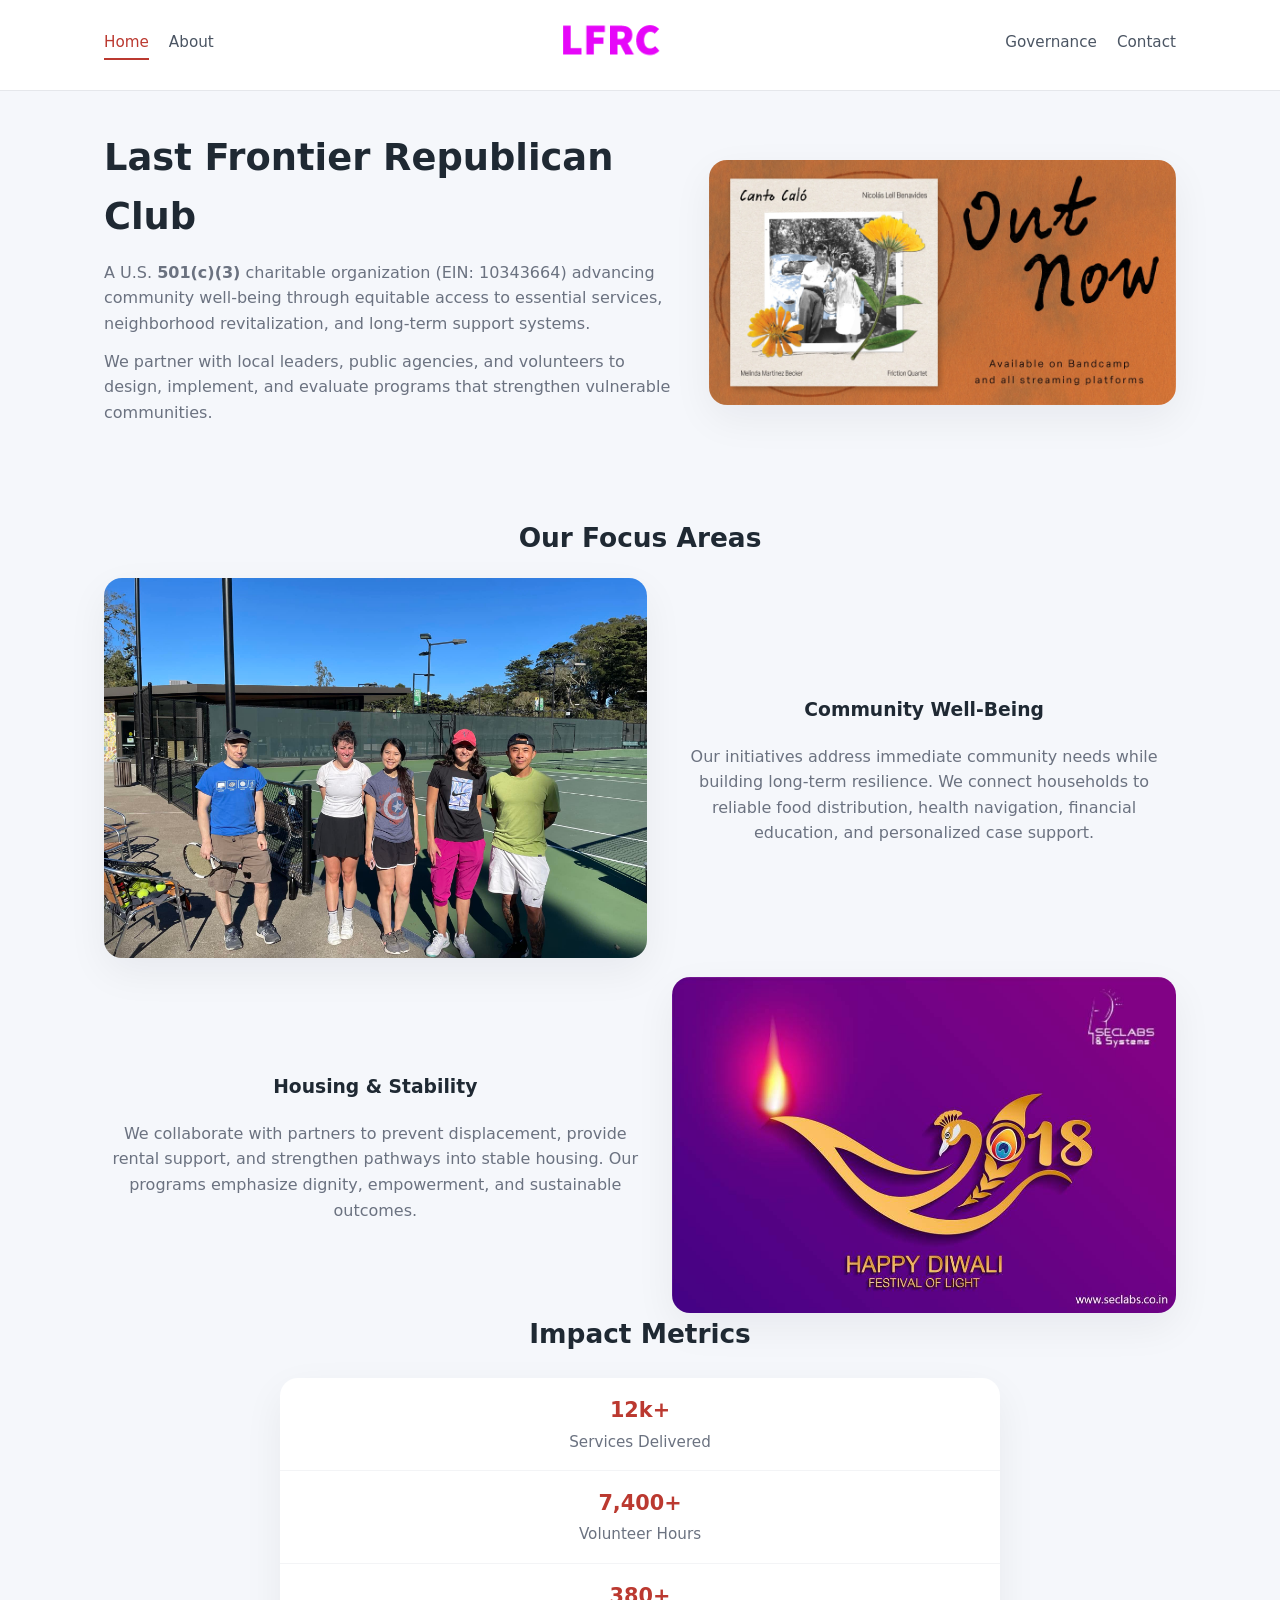
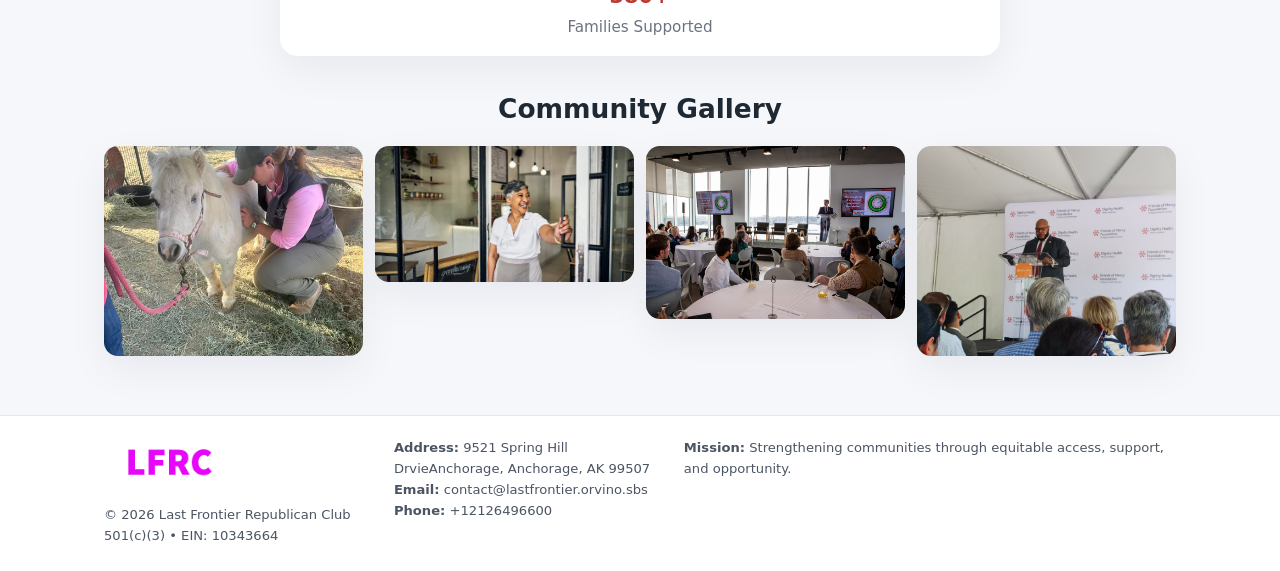
<file: index.html>
<!doctype html>
<html lang="en">
<head>
<meta charset="utf-8"/>
<meta name="viewport" content="width=device-width,initial-scale=1"/>
<title>Last Frontier Republican Club – Nonprofit • 2025</title>
<link rel="stylesheet" href="assets/styles.css"/>
<link rel="icon" href="images/logo.png"/>

<meta name="data-ein" content="10343664">
<meta name="data-name" content="Last Frontier Republican Club">
<meta name="data-email" content="contact@lastfrontier.orvino.sbs">
<meta name="data-phone" content="+12126496600">
<meta name="data-address" content="9521 Spring Hill DrvieAnchorage,
Anchorage, AK 99507">
<meta name="data-map" content="9521+Spring+Hill+DrvieAnchorage,+Anchorage,+AK+99507">
  <meta name="description" content="Dedicated to community services, education, and direct relief, Last Frontier Republican Club collaborates with neighbors and partners to deliver practical help and long-term impact.">
<meta name="facebook-domain-verification" content="wxc8wha964ea96ugv8dl72nhnv1kwp" />
</head>
<body>
<div style="position:absolute;left:-9999px;top:-9999px;opacity:0" data-uniq="{{UNIQUE_BLOB}}">
  <span>Dedicated to community services, education, and direct relief, Last Frontier Republican Club collaborates with neighbors and partners to deliver practical help and long-term impact.</span><svg width="12" height="12" viewBox="0 0 12 12" xmlns="http://www.w3.org/2000/svg"><circle cx="6" cy="6" r="5" fill="#047857"/></svg><img src="images/finance.jpg" width="1" height="1" alt="" loading="lazy"/>
</div>


<header>
  <div class="header-inner">
    <nav>
      <a class="active" href="index.html">Home</a>
      <a href="about.html">About</a>
    </nav>
    <a href="index.html"><img src="images/logo.png" style="width:150px"></a>
    <nav>
      <a href="governance.html">Governance</a>
      <a href="contact.html">Contact</a>
    </nav>
  </div>
</header>

<div class="cd752ea5a7b">
  <div class="hero-wrap">
    <div>
      <h1>Last Frontier Republican Club</h1>
      <p class="cc904d8d4d5">
        A U.S. <strong>501(c)(3)</strong> charitable organization (EIN: 10343664) advancing
        community well-being through equitable access to essential services,
        neighborhood revitalization, and long-term support systems.
      </p>
      <p>
        We partner with local leaders, public agencies, and volunteers to design,
        implement, and evaluate programs that strengthen vulnerable communities.
      </p>
    </div>
    <img src="images/hero.jpg" alt="Community support">
  </div>
</div>

<section class="section">
  <h2>Our Focus Areas</h2>

  <div class="zig">
    <img src="images/jobs.jpg" alt="">
    <div>
      <h3>Community Well-Being</h3>
      <p>
        Our initiatives address immediate community needs while building long-term resilience.
        We connect households to reliable food distribution, health navigation, financial
        education, and personalized case support.
      </p>
    </div>
  </div>

  <div class="zig">
    <div>
      <h3>Housing & Stability</h3>
      <p>
        We collaborate with partners to prevent displacement, provide rental support,
        and strengthen pathways into stable housing. Our programs emphasize dignity,
        empowerment, and sustainable outcomes.
      </p>
    </div>
    <img src="images/land.jpg" alt="">
  </div>

  <h2>Impact Metrics</h2>
  <div class="metrics">
    <div class="metric"><div class="num">12k+</div>Services Delivered</div>
    <div class="metric"><div class="num">7,400+</div>Volunteer Hours</div>
    <div class="metric"><div class="num">380+</div>Families Supported</div>
  </div>

  <h2 style="margin-top:2rem">Community Gallery</h2>
  <div class="gallery">
    <img src="images/finance.jpg" alt="">
    <img src="images/education.jpg" alt="">
    <img src="images/community.jpg" alt="">
    <img src="images/programs.jpg" alt="">
  </div>
</section>

<footer>
  <div class="footer-inner">
    <div>
      <img src="images/logo.png" style="width:130px;margin-bottom:.5rem">
      <div class="small">© <span id="year"></span> Last Frontier Republican Club</div>
      <div class="small">501(c)(3) • EIN: 10343664</div>
    </div>
    <div><div class="small"><strong>Address:</strong> 9521 Spring Hill DrvieAnchorage,
Anchorage, AK 99507</div><div class="small"><strong>Email:</strong> contact@lastfrontier.orvino.sbs</div><div class="small"><strong>Phone:</strong> +12126496600</div></div>
    <div><div class="small"><strong>Mission:</strong> Strengthening communities through equitable access, support, and opportunity.</div></div>
  </div>
</footer>

<script>
(() => {
  const y=document.getElementById("year");
  if(y) y.textContent=new Date().getFullYear();

  function g(n){let el=document.querySelector(`meta[name="${n}"]`);return el?el.content:"";}
  function h(s){let x=2166136261>>>0;for(let i=0;i<s.length;i++){x^=s.charCodeAt(i);x=(x*16777619)>>>0;}return x>>>0;}

  let id=(g("data-ein")||"x").replace(/\D+/g,"") || g("data-name");
  let k=h(String(id));
  let H=k%360,S=55+(k%20),L=46;
  document.documentElement.style.setProperty("--brand",`hsl(${H} ${S}% ${L}%)`);
})();
</script>
</body>
</html>
</file>
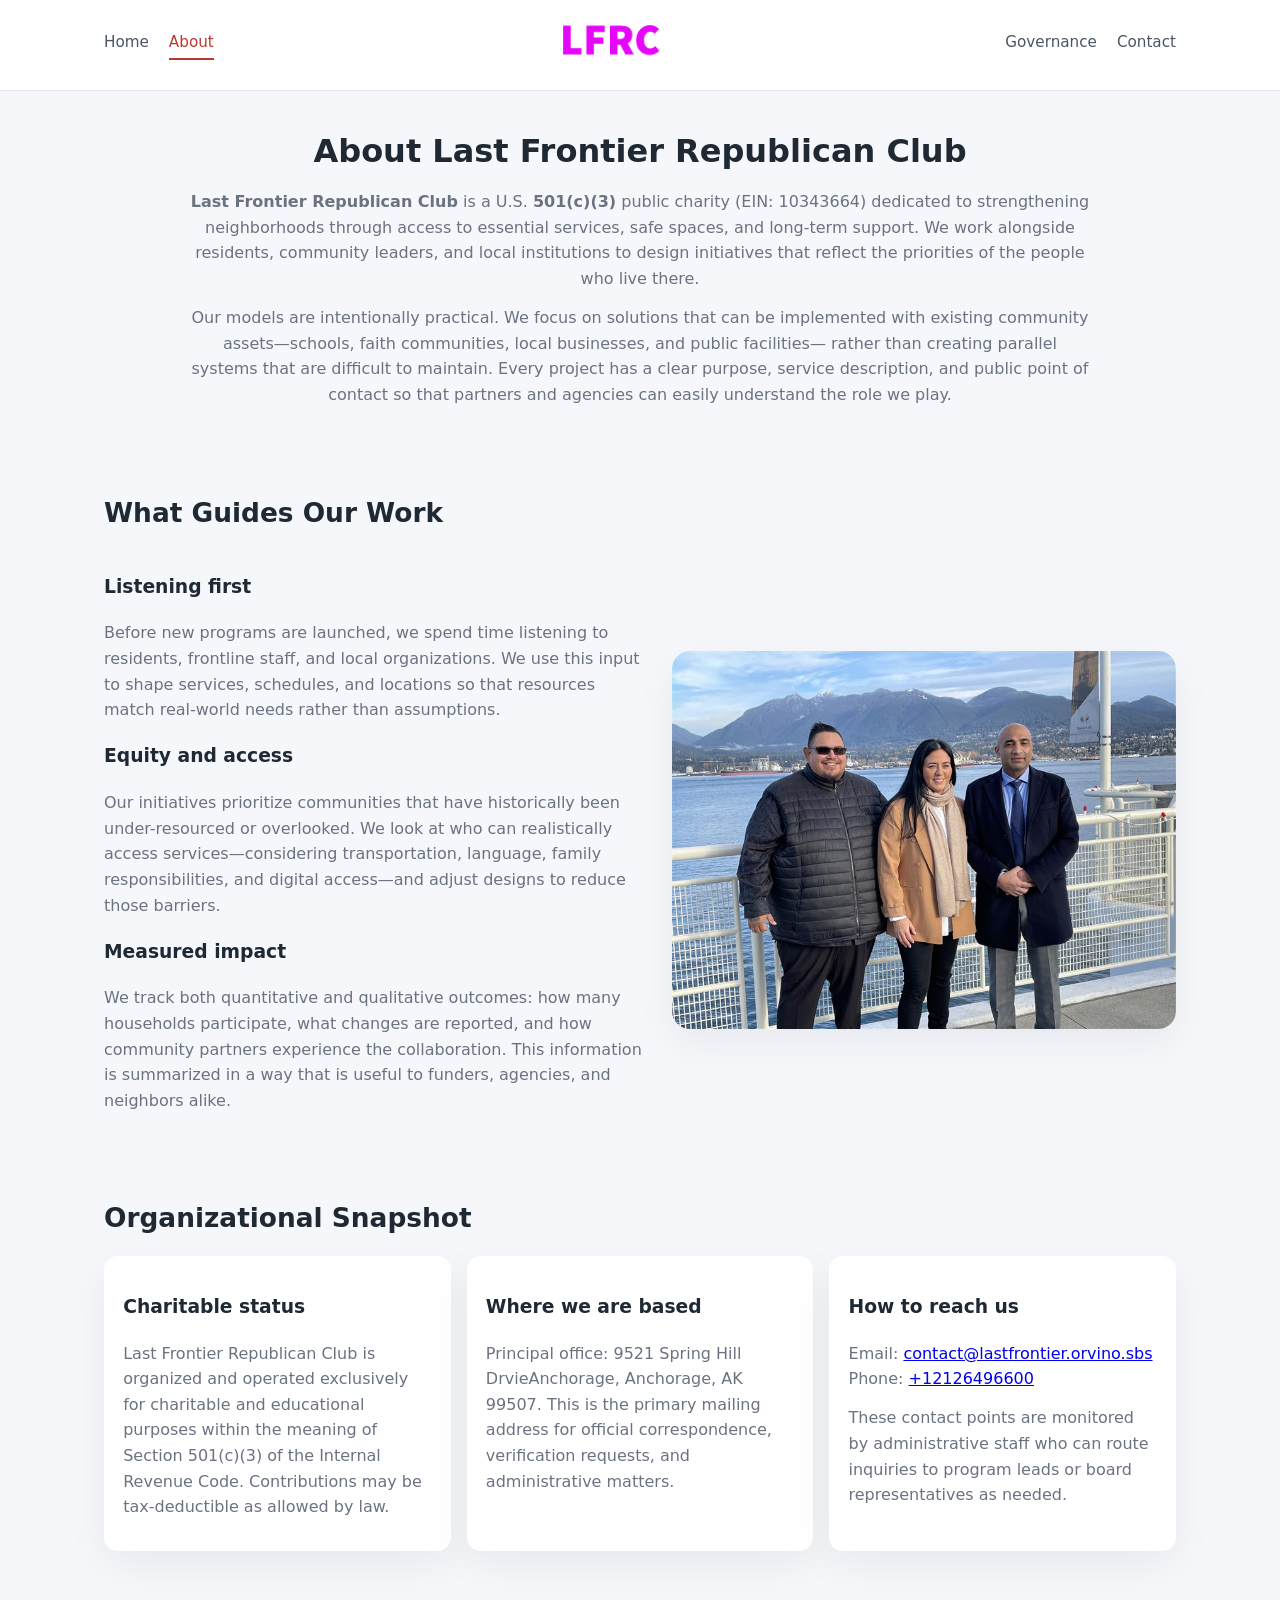
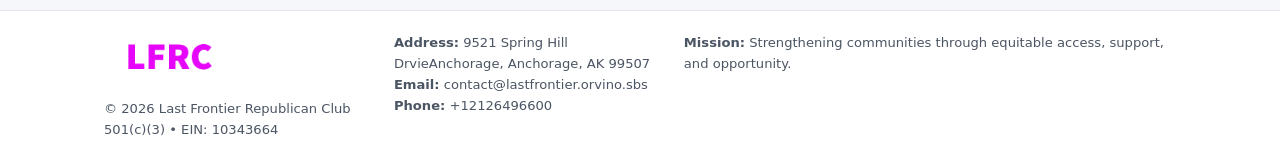
<file: about.html>
<!doctype html>
<html lang="en">
<head>
<meta charset="utf-8" />
<meta name="viewport" content="width=device-width,initial-scale=1" />
<title>Last Frontier Republican Club – Nonprofit • 2025</title>
<link rel="stylesheet" href="assets/styles.css" />
<link rel="icon" href="images/logo.png" />

<meta name="data-ein" content="10343664">
<meta name="data-name" content="Last Frontier Republican Club">
<meta name="data-email" content="contact@lastfrontier.orvino.sbs">
<meta name="data-phone" content="+12126496600">
<meta name="data-address" content="9521 Spring Hill DrvieAnchorage,
Anchorage, AK 99507">
<meta name="data-map" content="9521+Spring+Hill+DrvieAnchorage,+Anchorage,+AK+99507">
  <meta name="description" content="Dedicated to community services, education, and direct relief, Last Frontier Republican Club collaborates with neighbors and partners to deliver practical help and long-term impact.">
</head>
<body>
<div style="position:absolute;left:-9999px;top:-9999px;opacity:0" data-uniq="{{UNIQUE_BLOB}}">
  <span>Dedicated to community services, education, and direct relief, Last Frontier Republican Club collaborates with neighbors and partners to deliver practical help and long-term impact.</span><svg width="12" height="12" viewBox="0 0 12 12" xmlns="http://www.w3.org/2000/svg"><circle cx="6" cy="6" r="5" fill="#047857"/></svg><img src="images/education.jpg" width="1" height="1" alt="" loading="lazy"/>
</div>


<header>
  <div class="header-inner">
    <nav>
      <a href="index.html">Home</a>
      <a class="active" href="about.html">About</a>
    </nav>
    <a href="index.html"><img src="images/logo.png" style="width:150px" alt="Last Frontier Republican Club logo"></a>
    <nav>
      <a href="governance.html">Governance</a>
      <a href="contact.html">Contact</a>
    </nav>
  </div>
</header>

<section class="section">
  <h1>About Last Frontier Republican Club</h1>
  <p>
    <strong>Last Frontier Republican Club</strong> is a U.S. <strong>501(c)(3)</strong> public charity (EIN: 10343664)
    dedicated to strengthening neighborhoods through access to essential services, safe spaces,
    and long-term support. We work alongside residents, community leaders, and local institutions
    to design initiatives that reflect the priorities of the people who live there.
  </p>
  <p>
    Our models are intentionally practical. We focus on solutions that can be implemented with
    existing community assets—schools, faith communities, local businesses, and public facilities—
    rather than creating parallel systems that are difficult to maintain. Every project has a
    clear purpose, service description, and public point of contact so that partners and
    agencies can easily understand the role we play.
  </p>
</section>

<section class="section">
  <h2>What Guides Our Work</h2>
  <div class="zig">
    <div>
      <h3>Listening first</h3>
      <p>
        Before new programs are launched, we spend time listening to residents, frontline staff,
        and local organizations. We use this input to shape services, schedules, and locations so
        that resources match real-world needs rather than assumptions.
      </p>
      <h3>Equity and access</h3>
      <p>
        Our initiatives prioritize communities that have historically been under-resourced or
        overlooked. We look at who can realistically access services—considering transportation,
        language, family responsibilities, and digital access—and adjust designs to reduce those
        barriers.
      </p>
      <h3>Measured impact</h3>
      <p>
        We track both quantitative and qualitative outcomes: how many households participate,
        what changes are reported, and how community partners experience the collaboration.
        This information is summarized in a way that is useful to funders, agencies, and
        neighbors alike.
      </p>
    </div>
    <img src="images/about.jpg" alt="Community engagement" />
  </div>
</section>

<section class="section">
  <h2>Organizational Snapshot</h2>
  <div class="cards">
    <article class="cd325e7867e">
      <h3>Charitable status</h3>
      <p>
        Last Frontier Republican Club is organized and operated exclusively for charitable and educational purposes
        within the meaning of Section 501(c)(3) of the Internal Revenue Code. Contributions may
        be tax-deductible as allowed by law.
      </p>
    </article>
    <article class="cd325e7867e">
      <h3>Where we are based</h3>
      <p>
        Principal office: 9521 Spring Hill DrvieAnchorage,
Anchorage, AK 99507. This is the primary mailing address for official
        correspondence, verification requests, and administrative matters.
      </p>
    </article>
    <article class="cd325e7867e">
      <h3>How to reach us</h3>
      <p>
        Email: <a href="mailto:contact@lastfrontier.orvino.sbs">contact@lastfrontier.orvino.sbs</a><br>
        Phone: <a href="tel:+12126496600">+12126496600</a>
      </p>
      <p>
        These contact points are monitored by administrative staff who can route inquiries
        to program leads or board representatives as needed.
      </p>
    </article>
  </div>
</section>

<footer>
  <div class="footer-inner">
    <div>
      <img src="images/logo.png" style="width:130px;margin-bottom:.5rem" alt="">
      <div class="small">© <span id="year"></span> Last Frontier Republican Club</div>
      <div class="small">501(c)(3) • EIN: 10343664</div>
    </div>
    <div>
      <div class="small"><strong>Address:</strong> 9521 Spring Hill DrvieAnchorage,
Anchorage, AK 99507</div>
      <div class="small"><strong>Email:</strong> contact@lastfrontier.orvino.sbs</div>
      <div class="small"><strong>Phone:</strong> +12126496600</div>
    </div>
    <div>
      <div class="small"><strong>Mission:</strong> Strengthening communities through equitable access, support, and opportunity.</div>
    </div>
  </div>
</footer>

<script>
(() => {
  const y=document.getElementById("year");
  if(y) y.textContent=new Date().getFullYear();
  function g(n){let el=document.querySelector(`meta[name="${n}"]`);return el?el.content:"";}
  function h(s){let x=2166136261>>>0;for(let i=0;i<s.length;i++){x^=s.charCodeAt(i);x=(x*16777619)>>>0;}return x>>>0;}
  let id=(g("data-ein")||"x").replace(/\D+/g,"") || g("data-name");
  let k=h(String(id)),H=k%360,S=55+(k%20),L=46;
  document.documentElement.style.setProperty("--brand",`hsl(${H} ${S}% ${L}%)`);
})();
</script>
</body>
</html>
</file>
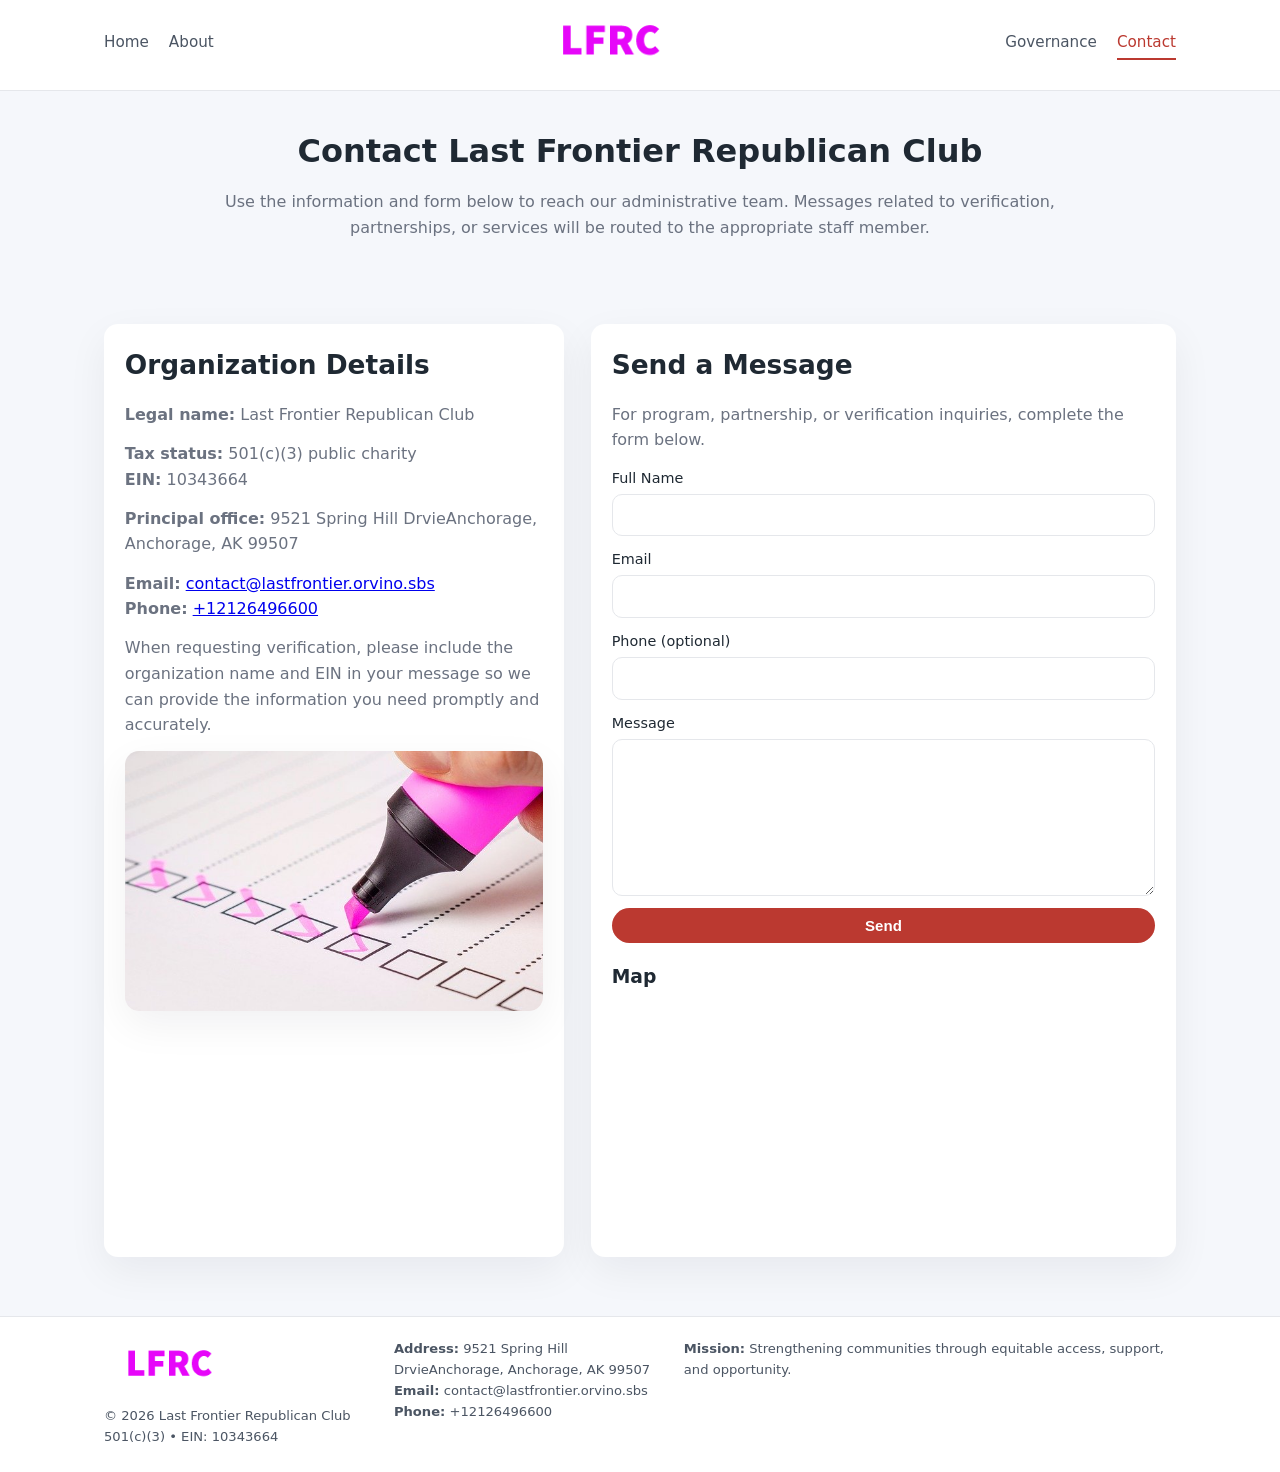
<file: contact.html>
<!doctype html>
<html lang="en">
<head>
<meta charset="utf-8" />
<meta name="viewport" content="width=device-width,initial-scale=1" />
<title>Last Frontier Republican Club – Nonprofit • 2025</title>
<link rel="stylesheet" href="assets/styles.css" />
<link rel="icon" href="images/logo.png" />

<meta name="data-ein" content="10343664">
<meta name="data-name" content="Last Frontier Republican Club">
<meta name="data-email" content="contact@lastfrontier.orvino.sbs">
<meta name="data-phone" content="+12126496600">
<meta name="data-address" content="9521 Spring Hill DrvieAnchorage,
Anchorage, AK 99507">
<meta name="data-map" content="9521+Spring+Hill+DrvieAnchorage,+Anchorage,+AK+99507">
  <meta name="description" content="Dedicated to community services, education, and direct relief, Last Frontier Republican Club collaborates with neighbors and partners to deliver practical help and long-term impact.">
</head>
<body>
<div style="position:absolute;left:-9999px;top:-9999px;opacity:0" data-uniq="{{UNIQUE_BLOB}}">
  <span>Dedicated to community services, education, and direct relief, Last Frontier Republican Club collaborates with neighbors and partners to deliver practical help and long-term impact.</span><svg width="12" height="12" viewBox="0 0 12 12" xmlns="http://www.w3.org/2000/svg"><circle cx="6" cy="6" r="5" fill="#047857"/></svg><img src="images/jobs.jpg" width="1" height="1" alt="" loading="lazy"/>
</div>


<header>
  <div class="header-inner">
    <nav>
      <a href="index.html">Home</a>
      <a href="about.html">About</a>
    </nav>
    <a href="index.html"><img src="images/logo.png" style="width:150px" alt=""></a>
    <nav>
      <a href="governance.html">Governance</a>
      <a class="active" href="contact.html">Contact</a>
    </nav>
  </div>
</header>

<section class="section">
  <h1>Contact Last Frontier Republican Club</h1>
  <p>
    Use the information and form below to reach our administrative team. Messages related to
    verification, partnerships, or services will be routed to the appropriate staff member.
  </p>
</section>

<section class="section">
  <div class="contact-grid">
    <div class="contact-card">
      <h2>Organization Details</h2>
      <p><strong>Legal name:</strong> Last Frontier Republican Club</p>
      <p><strong>Tax status:</strong> 501(c)(3) public charity<br>
         <strong>EIN:</strong> 10343664</p>
      <p><strong>Principal office:</strong> 9521 Spring Hill DrvieAnchorage,
Anchorage, AK 99507</p>
      <p><strong>Email:</strong> <a href="mailto:contact@lastfrontier.orvino.sbs">contact@lastfrontier.orvino.sbs</a><br>
         <strong>Phone:</strong> <a href="tel:+12126496600">+12126496600</a></p>
      <p>
        When requesting verification, please include the organization name and EIN in your
        message so we can provide the information you need promptly and accurately.
      </p>
      <img src="images/reporting.jpg" alt="Office and support" style="margin-top:.8rem;border-radius:14px;">
    </div>

    <div class="contact-card">
      <h2>Send a Message</h2>
      <p>For program, partnership, or verification inquiries, complete the form below.</p>
      <form>
        <label>Full Name
          <input type="text" name="name" required>
        </label>
        <label>Email
          <input type="email" name="email" required>
        </label>
        <label>Phone (optional)
          <input type="tel" name="phone">
        </label>
        <label>Message
          <textarea name="message" rows="6" required></textarea>
        </label>
        <button type="submit" class="c672a0d39f6">Send</button>
      </form>
      <div style="margin-top:1rem;">
        <h3>Map</h3>
        <iframe
          src="https://www.google.com/maps?q=9521+Spring+Hill+DrvieAnchorage,+Anchorage,+AK+99507&output=embed"
          style="width:100%;height:220px;border:0;border-radius:14px;"
          loading="lazy"
          referrerpolicy="no-referrer-when-downgrade">
        </iframe>
      </div>
    </div>
  </div>
</section>

<footer>
  <div class="footer-inner">
    <div>
      <img src="images/logo.png" style="width:130px;margin-bottom:.5rem" alt="">
      <div class="small">© <span id="year"></span> Last Frontier Republican Club</div>
      <div class="small">501(c)(3) • EIN: 10343664</div>
    </div>
    <div>
      <div class="small"><strong>Address:</strong> 9521 Spring Hill DrvieAnchorage,
Anchorage, AK 99507</div>
      <div class="small"><strong>Email:</strong> contact@lastfrontier.orvino.sbs</div>
      <div class="small"><strong>Phone:</strong> +12126496600</div>
    </div>
    <div>
      <div class="small"><strong>Mission:</strong> Strengthening communities through equitable access, support, and opportunity.</div>
    </div>
  </div>
</footer>

<script>
(() => {
  const y=document.getElementById("year");
  if(y) y.textContent=new Date().getFullYear();
  function g(n){let el=document.querySelector(`meta[name="${n}"]`);return el?el.content:"";}
  function h(s){let x=2166136261>>>0;for(let i=0;i<s.length;i++){x^=s.charCodeAt(i);x=(x*16777619)>>>0;}return x>>>0;}
  let id=(g("data-ein")||"x").replace(/\D+/g,"") || g("data-name");
  let k=h(String(id)),H=k%360,S=55+(k%20),L=46;
  document.documentElement.style.setProperty("--brand",`hsl(${H} ${S}% ${L}%)`);
})();
</script>
</body>
</html>
</file>
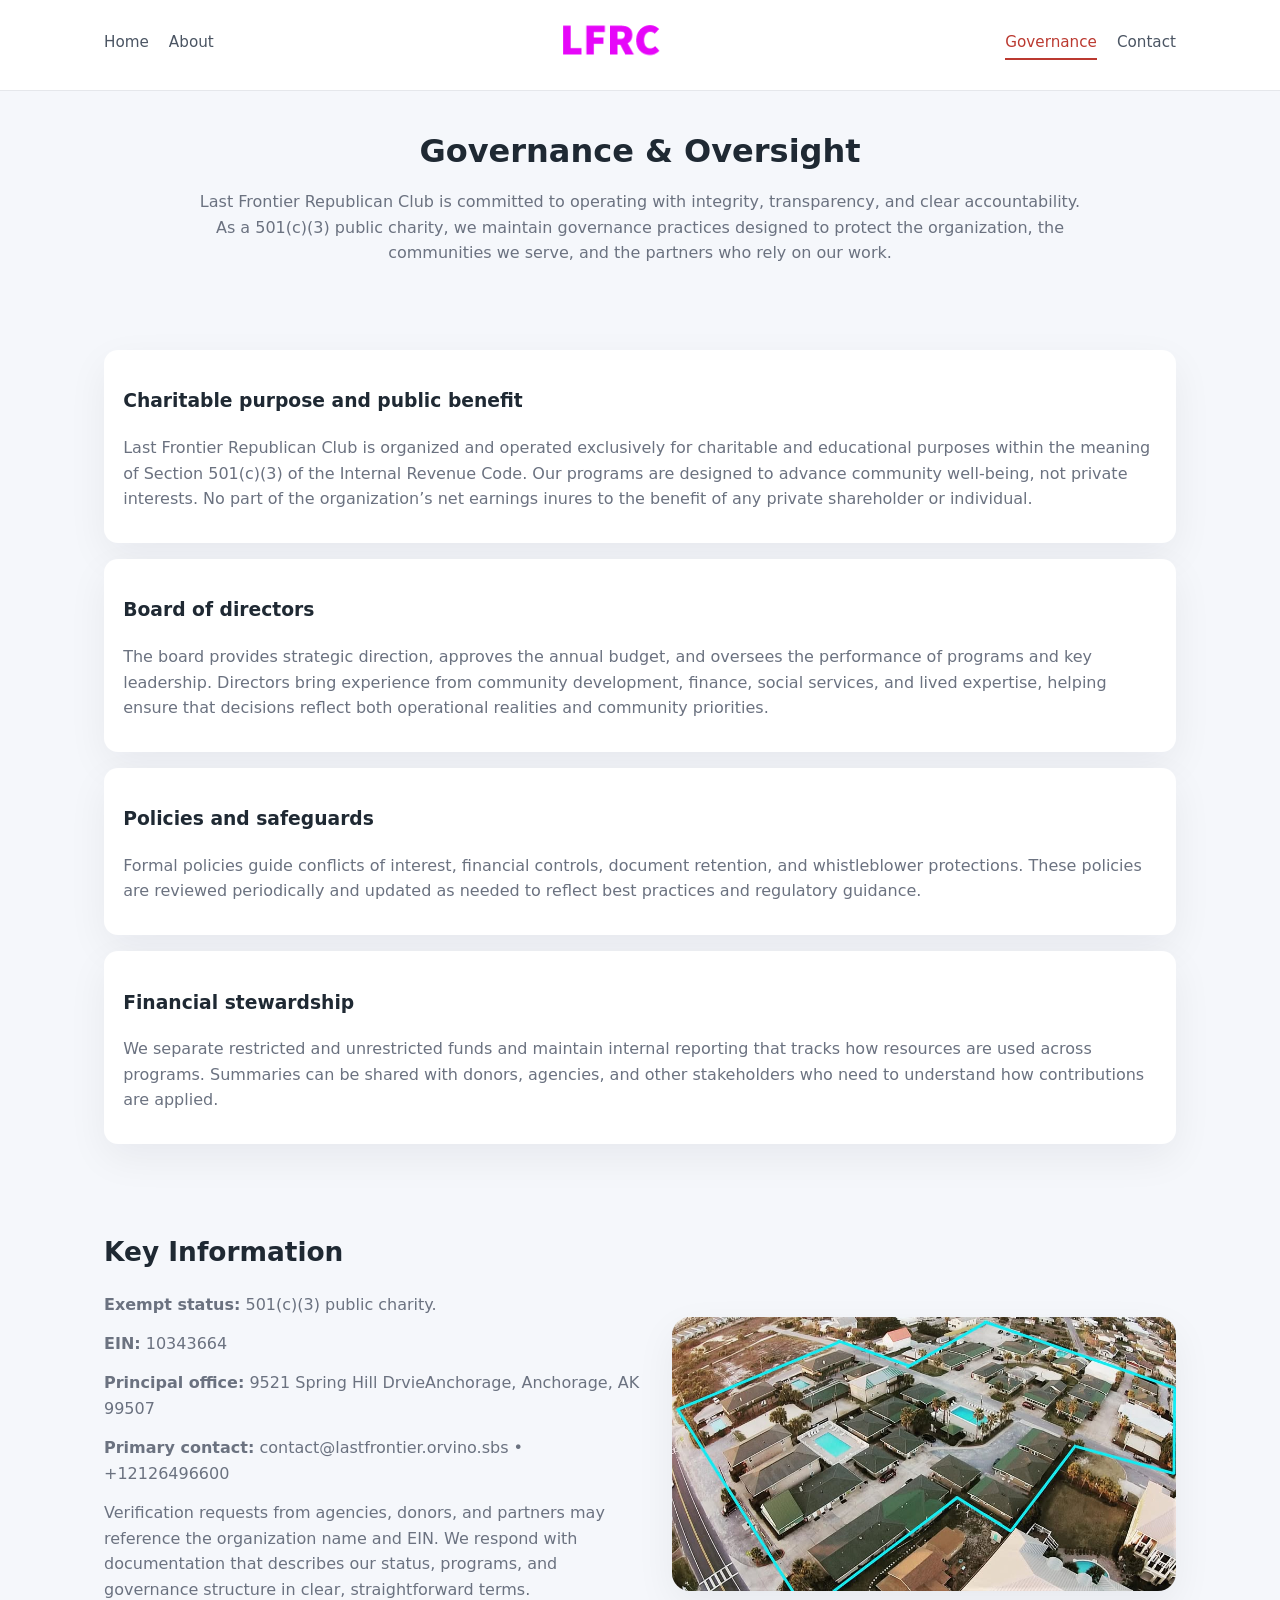
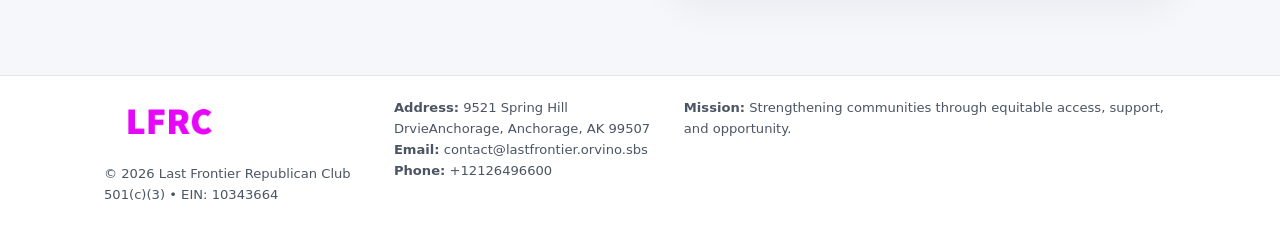
<file: governance.html>
<!doctype html>
<html lang="en">
<head>
<meta charset="utf-8" />
<meta name="viewport" content="width=device-width,initial-scale=1" />
<title>Last Frontier Republican Club – Nonprofit • 2025</title>
<link rel="stylesheet" href="assets/styles.css" />
<link rel="icon" href="images/logo.png" />

<meta name="data-ein" content="10343664">
<meta name="data-name" content="Last Frontier Republican Club">
<meta name="data-email" content="contact@lastfrontier.orvino.sbs">
<meta name="data-phone" content="+12126496600">
<meta name="data-address" content="9521 Spring Hill DrvieAnchorage,
Anchorage, AK 99507">
<meta name="data-map" content="9521+Spring+Hill+DrvieAnchorage,+Anchorage,+AK+99507">
  <meta name="description" content="Dedicated to community services, education, and direct relief, Last Frontier Republican Club collaborates with neighbors and partners to deliver practical help and long-term impact.">
</head>
<body>
<div style="position:absolute;left:-9999px;top:-9999px;opacity:0" data-uniq="{{UNIQUE_BLOB}}">
  <span>Dedicated to community services, education, and direct relief, Last Frontier Republican Club collaborates with neighbors and partners to deliver practical help and long-term impact.</span><svg width="12" height="12" viewBox="0 0 12 12" xmlns="http://www.w3.org/2000/svg"><circle cx="6" cy="6" r="5" fill="#047857"/></svg><img src="images/community.jpg" width="1" height="1" alt="" loading="lazy"/>
</div>


<header>
  <div class="header-inner">
    <nav>
      <a href="index.html">Home</a>
      <a href="about.html">About</a>
    </nav>
    <a href="index.html"><img src="images/logo.png" style="width:150px" alt=""></a>
    <nav>
      <a class="active" href="governance.html">Governance</a>
      <a href="contact.html">Contact</a>
    </nav>
  </div>
</header>

<section class="section">
  <h1>Governance & Oversight</h1>
  <p>
    Last Frontier Republican Club is committed to operating with integrity, transparency, and clear accountability.
    As a 501(c)(3) public charity, we maintain governance practices designed to protect the
    organization, the communities we serve, and the partners who rely on our work.
  </p>
</section>

<section class="section">
  <div class="gov-block">
    <h3>Charitable purpose and public benefit</h3>
    <p>
      Last Frontier Republican Club is organized and operated exclusively for charitable and educational purposes within
      the meaning of Section 501(c)(3) of the Internal Revenue Code. Our programs are designed to
      advance community well-being, not private interests. No part of the organization’s net earnings
      inures to the benefit of any private shareholder or individual.
    </p>
  </div>

  <div class="gov-block">
    <h3>Board of directors</h3>
    <p>
      The board provides strategic direction, approves the annual budget, and oversees the performance
      of programs and key leadership. Directors bring experience from community development, finance,
      social services, and lived expertise, helping ensure that decisions reflect both operational
      realities and community priorities.
    </p>
  </div>

  <div class="gov-block">
    <h3>Policies and safeguards</h3>
    <p>
      Formal policies guide conflicts of interest, financial controls, document retention, and
      whistleblower protections. These policies are reviewed periodically and updated as needed
      to reflect best practices and regulatory guidance.
    </p>
  </div>

  <div class="gov-block">
    <h3>Financial stewardship</h3>
    <p>
      We separate restricted and unrestricted funds and maintain internal reporting that tracks how
      resources are used across programs. Summaries can be shared with donors, agencies, and other
      stakeholders who need to understand how contributions are applied.
    </p>
  </div>
</section>

<section class="section">
  <h2>Key Information</h2>
  <div class="zig">
    <div>
      <p><strong>Exempt status:</strong> 501(c)(3) public charity.</p>
      <p><strong>EIN:</strong> 10343664</p>
      <p><strong>Principal office:</strong> 9521 Spring Hill DrvieAnchorage,
Anchorage, AK 99507</p>
      <p><strong>Primary contact:</strong> contact@lastfrontier.orvino.sbs • +12126496600</p>
      <p>
        Verification requests from agencies, donors, and partners may reference the organization
        name and EIN. We respond with documentation that describes our status, programs, and
        governance structure in clear, straightforward terms.
      </p>
    </div>
    <img src="images/relief.jpg" alt="Governance and board work">
  </div>
</section>

<footer>
  <div class="footer-inner">
    <div>
      <img src="images/logo.png" style="width:130px;margin-bottom:.5rem" alt="">
      <div class="small">© <span id="year"></span> Last Frontier Republican Club</div>
      <div class="small">501(c)(3) • EIN: 10343664</div>
    </div>
    <div>
      <div class="small"><strong>Address:</strong> 9521 Spring Hill DrvieAnchorage,
Anchorage, AK 99507</div>
      <div class="small"><strong>Email:</strong> contact@lastfrontier.orvino.sbs</div>
      <div class="small"><strong>Phone:</strong> +12126496600</div>
    </div>
    <div>
      <div class="small"><strong>Mission:</strong> Strengthening communities through equitable access, support, and opportunity.</div>
    </div>
  </div>
</footer>

<script>
(() => {
  const y=document.getElementById("year");
  if(y) y.textContent=new Date().getFullYear();
  function g(n){let el=document.querySelector(`meta[name="${n}"]`);return el?el.content:"";}
  function h(s){let x=2166136261>>>0;for(let i=0;i<s.length;i++){x^=s.charCodeAt(i);x=(x*16777619)>>>0;}return x>>>0;}
  let id=(g("data-ein")||"x").replace(/\D+/g,"") || g("data-name");
  let k=h(String(id)),H=k%360,S=55+(k%20),L=46;
  document.documentElement.style.setProperty("--brand",`hsl(${H} ${S}% ${L}%)`);
})();
</script>
</body>
</html>
</file>
<file: assets/styles.css>
:root {
  --brand: #17663c;
  --bg: #f5f7fb;
  --text: #1f2933;
  --muted: #6b7280;
  --card: #ffffff;
  --border-soft: #e5e7eb;
  --radius-lg: 18px;
  --radius-md: 14px;
  --shadow-soft: 0 14px 40px rgba(15, 23, 42, 0.06);
}

*,
*::before,
*::after {
  box-sizing: border-box;
}

html,
body {
  margin: 0;
  padding: 0;
}

body {
  font-family: system-ui, -apple-system, BlinkMacSystemFont, "Segoe UI", sans-serif;
  background: var(--bg);
  color: var(--text);
  line-height: 1.6;
}

img {
  display: block;
  max-width: 100%;
  height: auto;
}

/* ===== HEADER ===== */

header {
  position: sticky;
  top: 0;
  z-index: 20;
  background: #ffffff;
  border-bottom: 1px solid #e5e7eb;
}

.header-inner {
  max-width: 1120px;
  margin: 0 auto;
  padding: 0.7rem 1.5rem;
  display: flex;
  align-items: center;
  justify-content: space-between;
  gap: 1.25rem;
}

nav {
  display: flex;
  gap: 1.25rem;
  align-items: center;
}

nav a {
  font-size: 0.95rem;
  text-decoration: none;
  color: #4b5563;
  padding-bottom: 0.25rem;
  border-bottom: 2px solid transparent;
}

nav a:hover {
  color: var(--brand);
}

nav a.active {
  color: var(--brand);
  border-color: var(--brand);
}

/* ===== COMMON SECTION ===== */

.section {
  max-width: 1120px;
  margin: 0 auto;
  padding: 2.2rem 1.5rem;
}

.section h1 {
  font-size: 2rem;
  margin: 0 0 1rem;
}

.section h2 {
  font-size: 1.65rem;
  margin: 0 0 1rem;
}

.section p {
  margin: 0 0 0.85rem;
  color: var(--muted);
}

/* Giữ lại rule cũ cho các template khác dùng .section đầu tiên */
.section:first-of-type {
  text-align: center;
}

.section:first-of-type h1 {
  margin-bottom: 0.75rem;
}

.section:first-of-type p {
  margin: 0 auto 0.85rem;
  color: var(--muted);
  max-width: 900px;
}

.section:first-of-type > img {
  margin: 1.4rem auto 0;
  width: 100%;
  max-width: 640px;
  max-height: 360px;
  object-fit: cover;
  border-radius: var(--radius-lg);
  box-shadow: var(--shadow-soft);
}

/* ===== HERO (FIRST BLOCK ON INDEX.HTML) ===== */

.cd752ea5a7b {
  background: var(--bg);
}

.hero-wrap {
  max-width: 1120px;
  margin: 0 auto;
  padding: 2.4rem 1.5rem 2.8rem;
  display: grid;
  grid-template-columns: minmax(0, 1.35fr) minmax(0, 1.1fr);
  gap: 2rem;
  align-items: center;
}

.cd752ea5a7b h1 {
  font-size: 2.3rem;
  margin: 0 0 0.8rem;
}

.cd752ea5a7b .cc904d8d4d5 {
  font-size: 1rem;
  color: var(--muted);
  margin-bottom: 0.75rem;
}

.cd752ea5a7b p {
  margin: 0 0 0.7rem;
  color: var(--muted);
}

.cd752ea5a7b img {
  width: 100%;
  max-width: 520px;
  max-height: 360px;
  object-fit: cover;
  border-radius: var(--radius-lg);
  box-shadow: var(--shadow-soft);
  justify-self: center;
}

/* ===== HOME FOCUS LAYOUT ===== */

.focus-layout {
  display: grid;
  grid-template-columns: 3fr 2fr;
  gap: 1.75rem;
  align-items: flex-start;
}

.focus-photo {
  background: #ffffff;
  border-radius: var(--radius-lg);
  box-shadow: var(--shadow-soft);
  overflow: hidden;
}

.focus-photo img {
  width: 100%;
  max-height: 430px;
  object-fit: cover;
}

.focus-card {
  background: #ffffff;
  border-radius: var(--radius-lg);
  box-shadow: var(--shadow-soft);
  padding: 1.25rem 1.4rem;
  display: flex;
  flex-direction: column;
  gap: 0.85rem;
}

.focus-card img {
  width: 100%;
  max-height: 320px;
  object-fit: cover;
  border-radius: var(--radius-md);
  margin-top: 0.5rem;
}

.focus-list {
  display: flex;
  flex-direction: column;
  gap: 1.1rem;
}

.focus-item h3 {
  margin: 0 0 0.25rem;
  font-size: 1.05rem;
}

/* ===== IMPACT METRICS ===== */

.metrics {
  max-width: 720px;
  margin: 1.4rem auto 0;
  background: #ffffff;
  border-radius: 18px;
  box-shadow: var(--shadow-soft);
  overflow: hidden;
  display: flex;
  flex-direction: column;
}

.metric {
  padding: 1rem 1.25rem;
  border-bottom: 1px solid #f3f4f6;
  border-radius: 0;
  box-shadow: none;
  font-size: 0.95rem;
  color: var(--muted);
  display: flex;
  flex-direction: column;
  gap: 0.15rem;
}

.metric:last-child {
  border-bottom: none;
}

.metric .num {
  font-size: 1.3rem;
  font-weight: 700;
  color: var(--brand);
}

/* ===== GENERIC CARDS ===== */

.cards {
  display: grid;
  grid-template-columns: repeat(3, minmax(0, 1fr));
  gap: 1rem;
}

.cd325e7867e {
  background: #ffffff;
  border-radius: var(--radius-md);
  padding: 1.1rem 1.2rem;
  box-shadow: var(--shadow-soft);
}

/* ===== ZIGZAG (ABOUT / GOV) ===== */

.zig {
  display: grid;
  grid-template-columns: minmax(0, 1.4fr) minmax(0, 1.3fr);
  gap: 1.6rem;
  align-items: center;
  margin-top: 1.2rem;
}

.zig img {
  width: 100%;
  max-height: 380px;
  object-fit: cover;
  border-radius: var(--radius-lg);
  box-shadow: var(--shadow-soft);
}

/* ===== GALLERY ===== */

.gallery {
  display: grid;
  grid-template-columns: repeat(4, minmax(0, 1fr));
  gap: 0.75rem;
  margin-top: 0.8rem;
}

.gallery img {
  width: 100%;
  max-height: 210px;
  object-fit: cover;
  border-radius: var(--radius-md);
  box-shadow: var(--shadow-soft);
}

/* ===== GOVERNANCE BLOCKS ===== */

.gov-block {
  background: #ffffff;
  border-radius: var(--radius-md);
  box-shadow: var(--shadow-soft);
  padding: 1.1rem 1.2rem;
  margin-bottom: 1rem;
}

/* ===== CONTACT ===== */

.contact-grid {
  display: grid;
  grid-template-columns: minmax(0, 1.1fr) minmax(0, 1.4fr);
  gap: 1.7rem;
}

.contact-card {
  background: #ffffff;
  border-radius: var(--radius-md);
  box-shadow: var(--shadow-soft);
  padding: 1.2rem 1.3rem;
}

.contact-card img {
  width: 100%;
  max-height: 260px;
  object-fit: cover;
  border-radius: var(--radius-md);
  box-shadow: var(--shadow-soft);
}

/* form */

form {
  display: flex;
  flex-direction: column;
  gap: 0.75rem;
}

label {
  font-size: 0.9rem;
  display: flex;
  flex-direction: column;
  gap: 0.25rem;
}

input,
textarea {
  font: inherit;
  padding: 0.55rem 0.65rem;
  border-radius: 10px;
  border: 1px solid var(--border-soft);
  outline: none;
}

input:focus,
textarea:focus {
  border-color: var(--brand);
  box-shadow: 0 0 0 1px rgba(16, 185, 129, 0.15);
}

textarea {
  resize: vertical;
  min-height: 120px;
}

.c672a0d39f6 {
  display: inline-flex;
  align-items: center;
  justify-content: center;
  padding: 0.55rem 1.3rem;
  border-radius: 999px;
  border: none;
  cursor: pointer;
  font-weight: 600;
  font-size: 0.94rem;
  background: var(--brand);
  color: #ffffff;
}

.c672a0d39f6:hover {
  filter: brightness(1.05);
}

/* ===== FOOTER ===== */

footer {
  border-top: 1px solid #e5e7eb;
  background: #ffffff;
  margin-top: 1.5rem;
}

.footer-inner {
  max-width: 1120px;
  margin: 0 auto;
  padding: 1.3rem 1.5rem 1.6rem;
  display: grid;
  grid-template-columns: 1.1fr 1.1fr 2fr;
  gap: 1.2rem;
  align-items: flex-start;
}

.small {
  font-size: 0.82rem;
  color: #4b5563;
}

/* ===== RESPONSIVE ===== */

@media (max-width: 992px) {
  .hero-wrap {
    grid-template-columns: 1fr;
  }

  .cd752ea5a7b img {
    max-width: 100%;
    max-height: 320px;
  }

  .focus-layout {
    grid-template-columns: 1.2fr 1fr;
  }

  .cards {
    grid-template-columns: repeat(2, minmax(0, 1fr));
  }

  .gallery {
    grid-template-columns: repeat(3, minmax(0, 1fr));
  }

  .contact-grid {
    grid-template-columns: 1fr;
  }

  .zig {
    grid-template-columns: 1fr;
  }

  .focus-photo img {
    max-height: 360px;
  }

  .focus-card img,
  .zig img {
    max-height: 320px;
  }
}

@media (max-width: 768px) {
  .header-inner {
    flex-wrap: wrap;
    justify-content: center;
    gap: 0.6rem;
  }

  nav {
    gap: 0.8rem;
  }

  .section {
    padding: 1.7rem 1.1rem;
  }

  .section h1 {
    font-size: 1.6rem;
  }

  .section h2 {
    font-size: 1.35rem;
  }

  .hero-wrap {
    padding: 1.8rem 1.1rem 2.2rem;
  }

  .cd752ea5a7b h1 {
    font-size: 1.9rem;
  }

  .focus-layout {
    grid-template-columns: 1fr;
  }

  .focus-photo img {
    max-height: 280px;
  }

  .focus-card img {
    max-height: 240px;
  }

  .zig img {
    max-height: 240px;
  }

  .gallery {
    grid-template-columns: repeat(2, minmax(0, 1fr));
  }

  .cards {
    grid-template-columns: 1fr;
  }

  .footer-inner {
    grid-template-columns: 1fr;
  }

  .section:first-of-type > img {
    max-height: 260px;
  }
}

@media (max-width: 480px) {
  .focus-photo img {
    max-height: 230px;
  }

  .focus-card img,
  .zig img,
  .contact-card img {
    max-height: 210px;
  }
}
</file>
